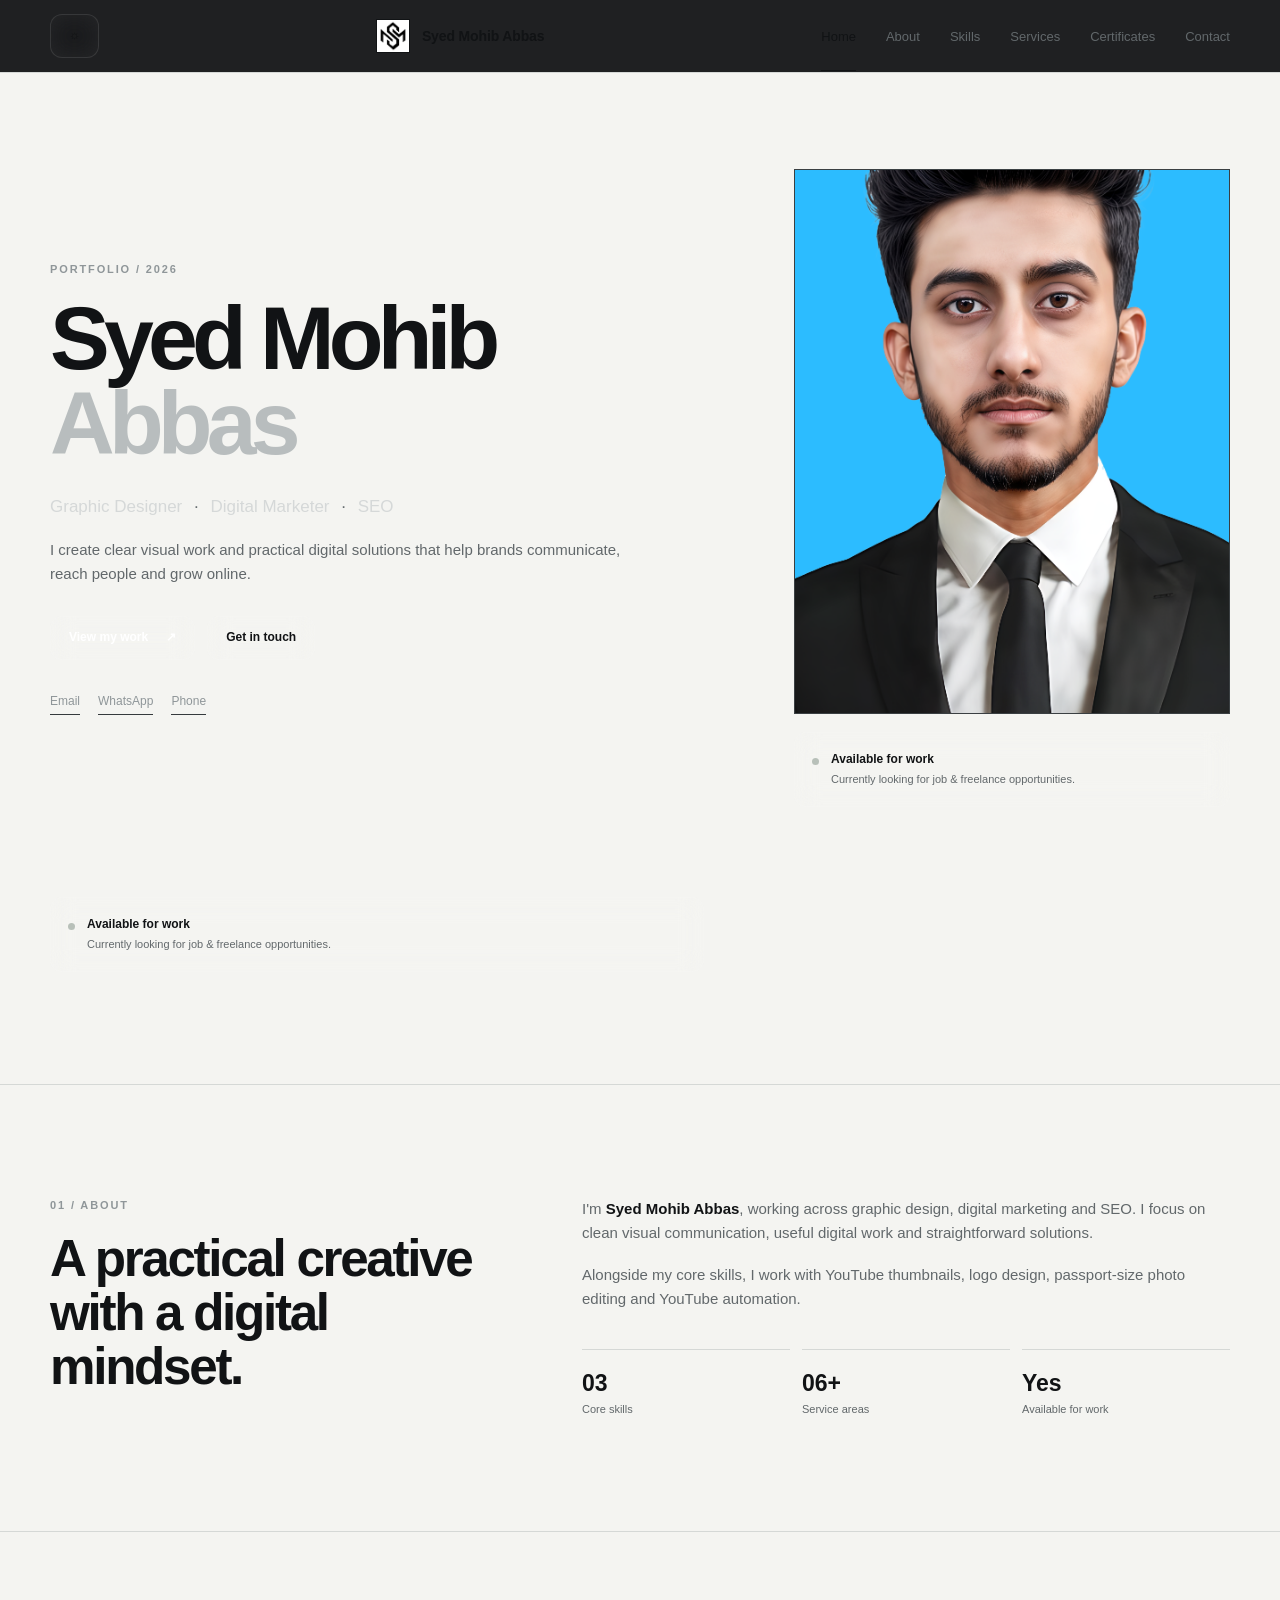
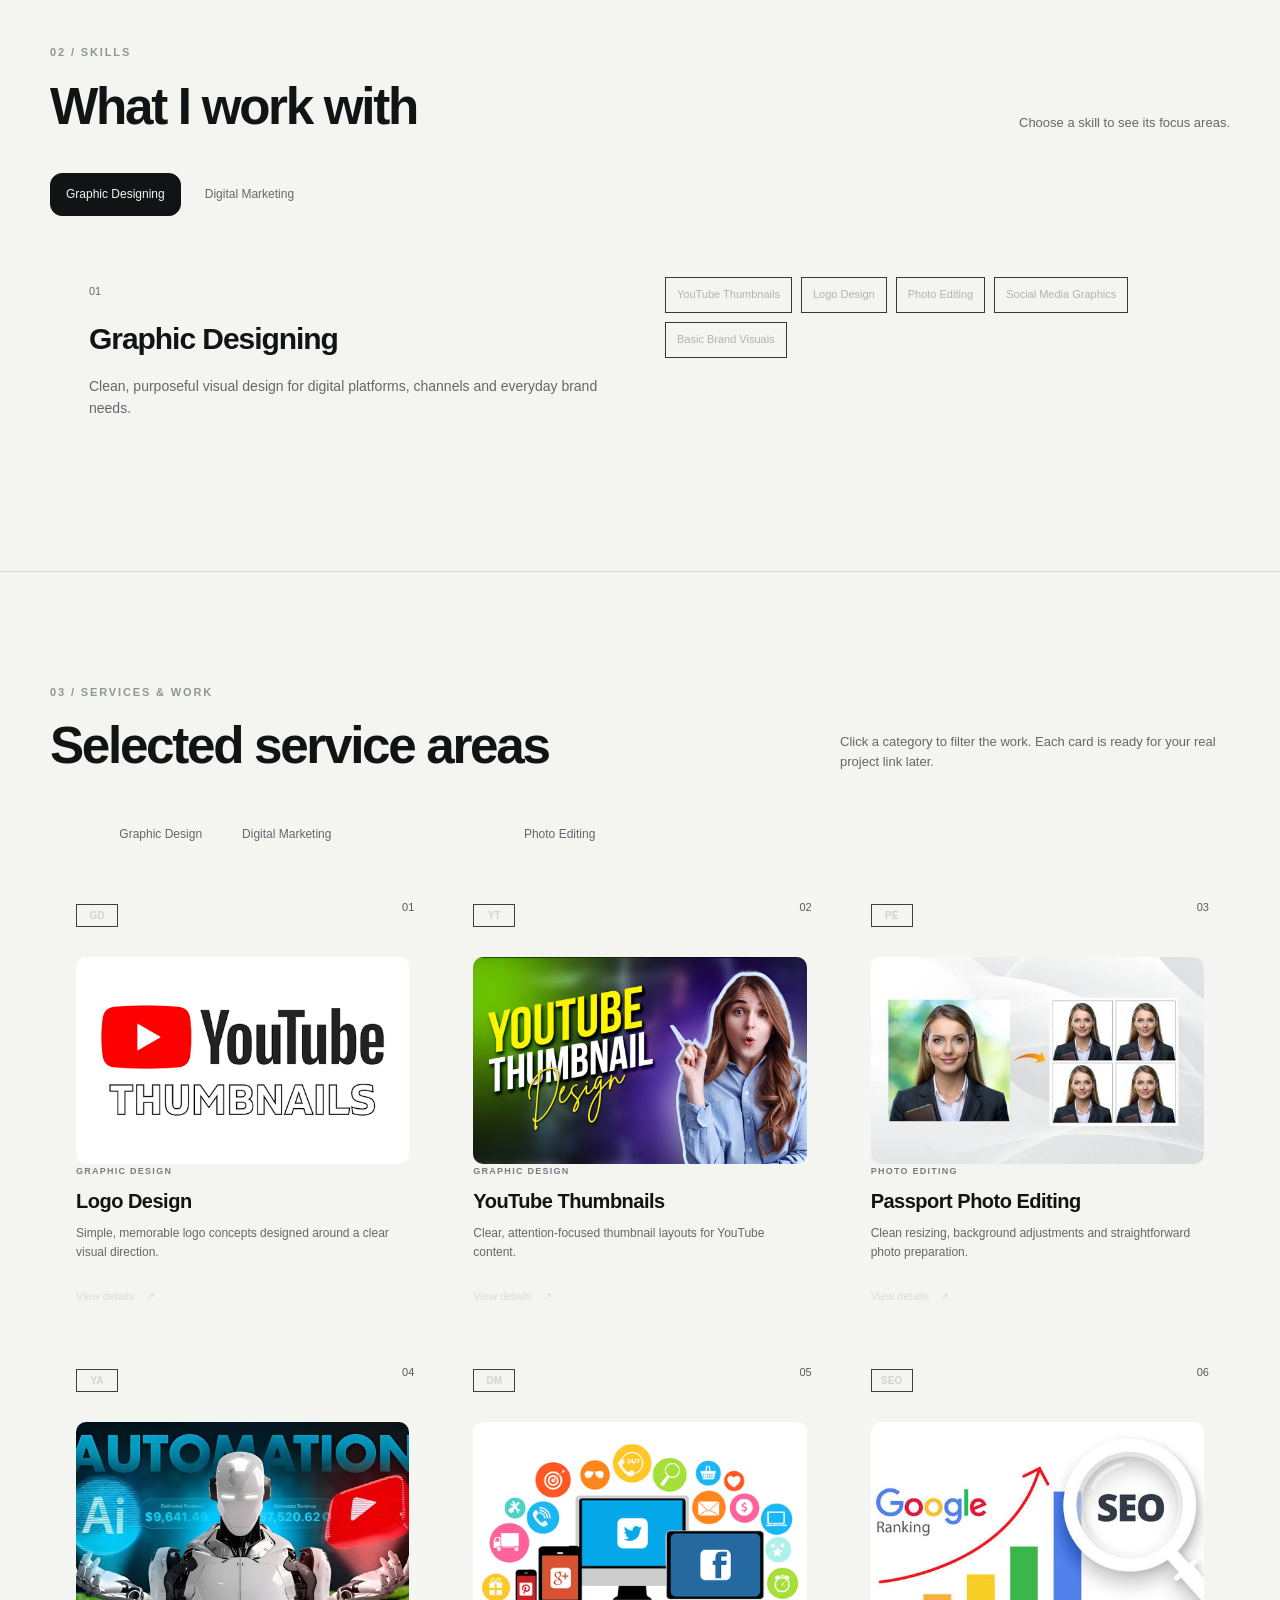
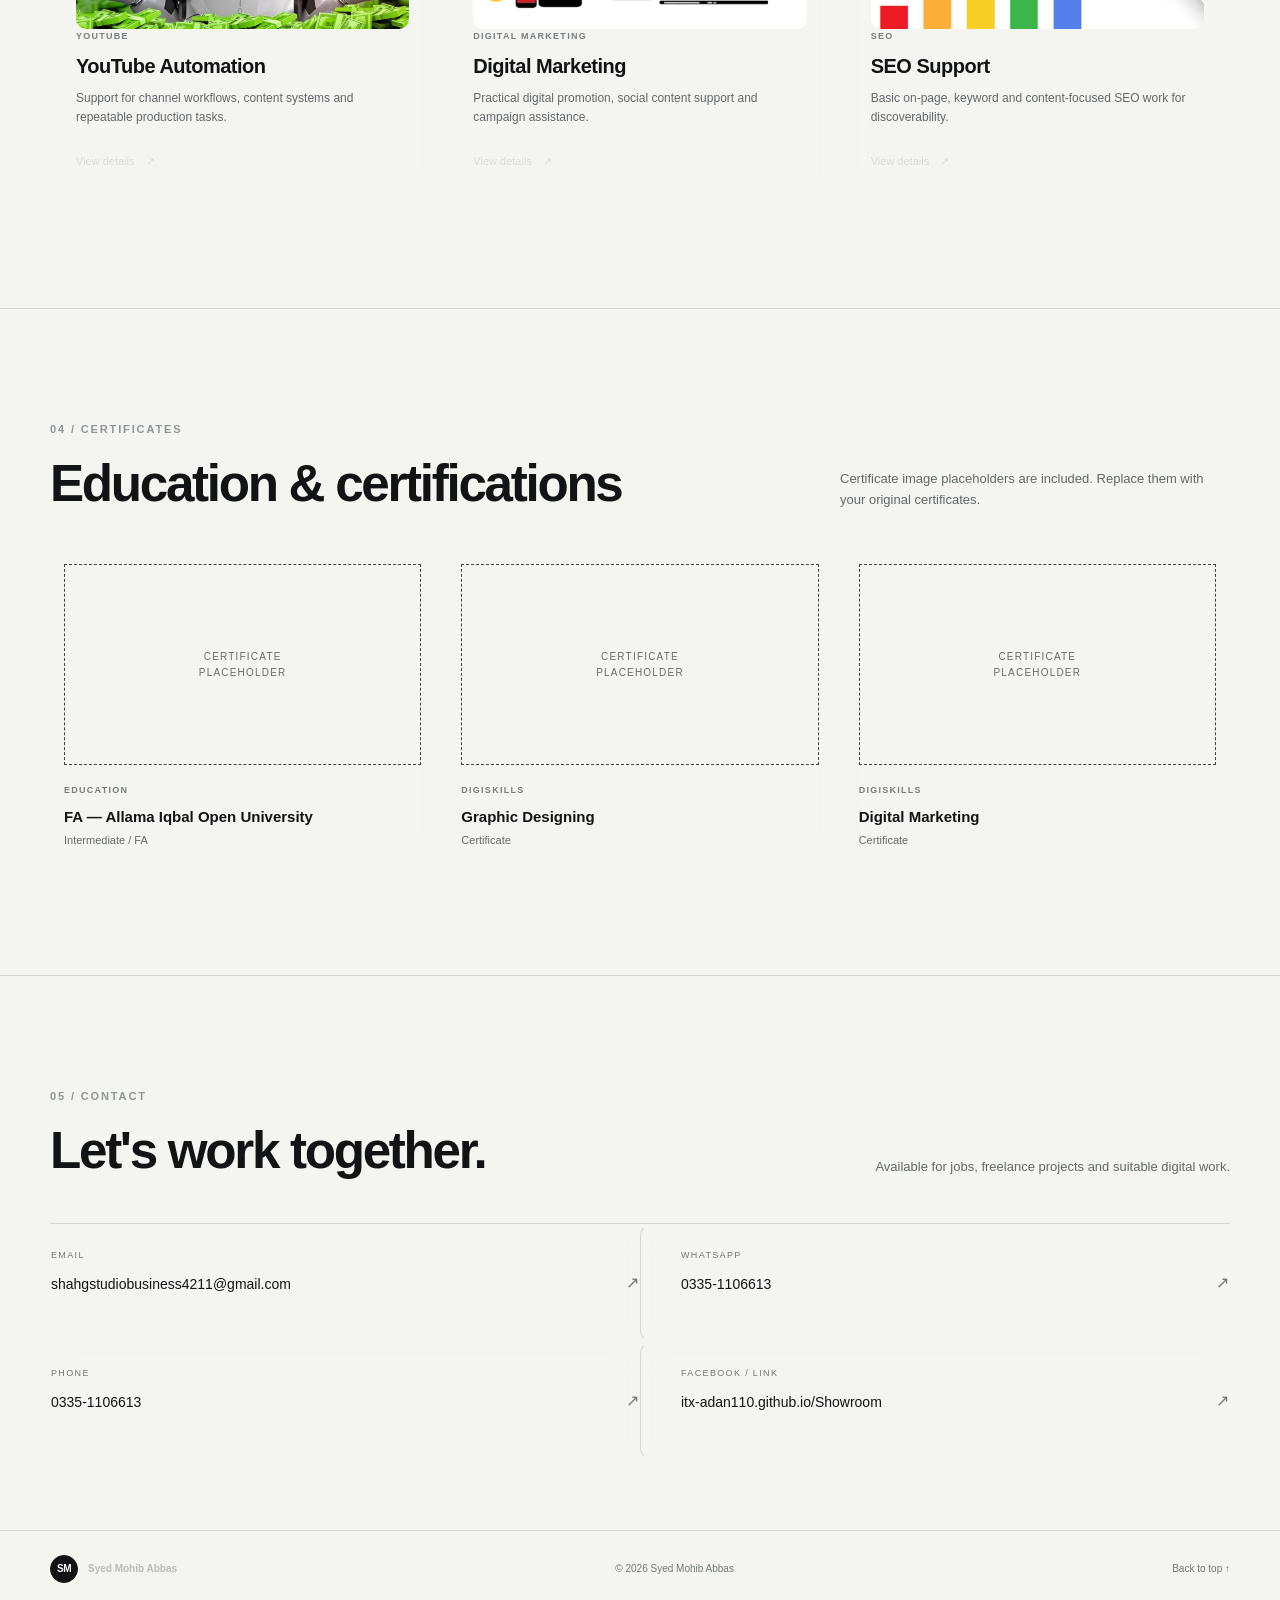
<file: index.html>
<!DOCTYPE html>
<html lang="en">
<head>
  <meta charset="UTF-8">
  <meta name="viewport" content="width=device-width, initial-scale=1.0">
  <meta name="description" content="Portfolio of Syed Mohib Abbas — Graphic Designer, Digital Marketer and SEO specialist.">
  <title>Syed Mohib Abbas — Portfolio</title>
  <link rel="stylesheet" href="style.css">
</head>
<body>
  <header class="site-header" id="top">
    <div class="container nav-wrap">

       

      
  <button class="theme-toggle button button-ghost" type="button"
        aria-label="Switch to light theme" aria-pressed="false" title="Switch theme">
        <span class="theme-icon" aria-hidden="true">☼</span>
      </button>

       <button class="menu-toggle" type="button" aria-label="Open menu" aria-expanded="false">
        <span></span><span></span><span></span>
      </button>
    <a class="brand" href="#home" aria-label="Syed Mohib Abbas home">
        <img src="logo.png" height="18px" width="18px" alt="SM" class="logo-img">
        <span>Syed Mohib Abbas</span>
      </a>

      <button class="menu-toggle" type="button" aria-label="Open menu" aria-expanded="false">
        <span></span><span></span><span></span>
      </button>

      <nav class="nav" aria-label="Primary navigation">
        <a class="nav-link active" href="#home">Home</a>
        <a class="nav-link" href="#about">About</a>
        <a class="nav-link" href="#skills">Skills</a>
        <a class="nav-link" href="#services">Services</a>
        <a class="nav-link" href="#certificates">Certificates</a>
        <a class="nav-link" href="#contact">Contact</a>
      </nav>
    </div>
  </header>

  <main>
    <section class="hero section" id="home">
      <div class="container hero-grid">
        <div class="hero-copy reveal">
          <p class="eyebrow">PORTFOLIO / 2026</p>
          <h1>Syed Mohib<br><span>Abbas</span></h1>
          <p class="hero-role">Graphic Designer <i>·</i> Digital Marketer <i>·</i> SEO</p>
          <p class="hero-text">I create clear visual work and practical digital solutions that help brands communicate, reach people and grow online.</p>

          <div class="hero-actions">
            <a class="button button-solid" href="#services">View my work <span>↗</span></a>
            <a class="button button-ghost" href="#contact">Get in touch</a>
          </div>

          <div class="quick-links" aria-label="Contact shortcuts">
            <a href="mailto:shahgstudiobusiness4211@gmail.com" title="Email">Email</a>
            <a href="https://wa.me/923351106613" target="_blank" rel="noopener" title="WhatsApp">WhatsApp</a>
            <a href="tel:+923351106613" title="Phone">Phone</a>
          </div>
        </div>

        <div class="hero-side reveal">
  <div class="portrait-placeholder">
    <img
      src="Photo 01.png"
      alt="Syed Mohib Abbas"
    >
  </div>

  <div class="availability">
    <span class="status-dot"></span>
    <div>
      <strong>Available for work</strong>
      <span>Currently looking for job & freelance opportunities.</span>
    </div>
  </div>
        </div>
          <div class="availability">
            <span class="status-dot"></span>
            <div>
              <strong>Available for work</strong>
              <span>Currently looking for job & freelance opportunities.</span>
            </div>
          </div>
        </div>
      </div>
    </section>

    <section class="section section-line" id="about">
      <div class="container two-col">
        <div class="section-intro reveal">
          <p class="eyebrow">01 / ABOUT</p>
          <h2>A practical creative<br>with a digital mindset.</h2>
        </div>
        <div class="about-copy reveal">
          <p>I'm <strong>Syed Mohib Abbas</strong>, working across graphic design, digital marketing and SEO. I focus on clean visual communication, useful digital work and straightforward solutions.</p>
          <p>Alongside my core skills, I work with YouTube thumbnails, logo design, passport-size photo editing and YouTube automation.</p>
          <div class="facts">
            <div><strong>03</strong><span>Core skills</span></div>
            <div><strong>06+</strong><span>Service areas</span></div>
            <div><strong>Yes</strong><span>Available for work</span></div>
          </div>
        </div>
      </div>
    </section>

    <section class="section section-line" id="skills">
      <div class="container">
        <div class="section-heading reveal">
          <div>
            <p class="eyebrow">02 / SKILLS</p>
            <h2>What I work with</h2>
          </div>
          <p>Choose a skill to see its focus areas.</p>
        </div>

        <div class="skill-tabs reveal" role="tablist" aria-label="Skills">
          <button class="skill-tab active" data-skill="design" role="tab">Graphic Designing</button>
          <button class="skill-tab" data-skill="marketing" role="tab">Digital Marketing</button>
          <button class="skill-tab" data-skill="seo" role="tab">SEO</button>
        </div>

        <div class="skill-panel reveal" id="skillPanel">
          <div class="skill-panel-main">
            <span class="number">01</span>
            <h3>Graphic Designing</h3>
            <p>Clean, purposeful visual design for digital platforms, channels and everyday brand needs.</p>
          </div>
          <div class="skill-subareas">
            <span>YouTube Thumbnails</span>
            <span>Logo Design</span>
            <span>Photo Editing</span>
            <span>Social Media Graphics</span>
            <span>Basic Brand Visuals</span>
          </div>
        </div>
      </div>
    </section>

    <section class="section section-line" id="services">
      <div class="container">
        <div class="section-heading reveal">
          <div>
            <p class="eyebrow">03 / SERVICES & WORK</p>
            <h2>Selected service areas</h2>
          </div>
          <p>Click a category to filter the work. Each card is ready for your real project link later.</p>
        </div>

        <div class="filter-tabs reveal" role="tablist" aria-label="Service categories">
          <button class="filter active" data-filter="all">All</button>
          <button class="filter" data-filter="design">Graphic Design</button>
          <button class="filter" data-filter="marketing">Digital Marketing</button>
          <button class="filter" data-filter="seo">SEO</button>
          <button class="filter" data-filter="youtube">YouTube</button>
          <button class="filter" data-filter="editing">Photo Editing</button>
        </div>

        <div class="work-grid" id="workGrid">
          <article class="work-card reveal" data-category="design">
            <div class="work-number">01</div>
            <div class="work-icon">GD</div>
            <img src="Thumbnail.png" alt="Logo Design" class="work-image">         
            <p class="card-label">GRAPHIC DESIGN</p>
            <h3>Logo Design</h3>
            <p>Simple, memorable logo concepts designed around a clear visual direction.</p>
            <button class="text-link work-open" data-title="Logo Design" data-detail="Logo concepts, visual direction and brand-ready graphics." data-tags="Branding, Logo, Visual Identity">View details <span>↗</span></button>
          </article>

          <article class="work-card reveal" data-category="design">
            <div class="work-number">02</div>
            <div class="work-icon">YT</div>
            <img src="thumb.jpeg" alt="YouTube Thumbnail" class="work-image">
            <p class="card-label">GRAPHIC DESIGN</p>
            <h3>YouTube Thumbnails</h3>
            <p>Clear, attention-focused thumbnail layouts for YouTube content.</p>
            <button class="text-link work-open" data-title="YouTube Thumbnails" data-detail="Thumbnail design with readable hierarchy, strong composition and platform-focused layouts." data-tags="YouTube, Thumbnails, Design">View details <span>↗</span></button>
          </article>

          <article class="work-card reveal" data-category="editing">
            <div class="work-number">03</div>
            <div class="work-icon">PE</div>
            <img src="passport.jpeg" alt="Passport Photo Editing" class="work-image">
            <p class="card-label">PHOTO EDITING</p>
            <h3>Passport Photo Editing</h3>
            <p>Clean resizing, background adjustments and straightforward photo preparation.</p>
            <button class="text-link work-open" data-title="Passport Photo Editing" data-detail="Passport-size preparation, clean cropping and basic photo corrections." data-tags="Photo Editing, Resize, Cleanup">View details <span>↗</span></button>
          </article>

          <article class="work-card reveal" data-category="youtube">
            <div class="work-number">04</div>
            <div class="work-icon">YA</div>
            <img src="4k.jpeg" alt="YouTube Automation" class="work-image">
            <p class="card-label">YOUTUBE</p>
            <h3>YouTube Automation</h3>
            <p>Support for channel workflows, content systems and repeatable production tasks.</p>
            <button class="text-link work-open" data-title="YouTube Automation" data-detail="Channel workflow support, content planning and repeatable production processes." data-tags="YouTube, Automation, Content">View details <span>↗</span></button>
          </article>

          <article class="work-card reveal" data-category="marketing">
            <div class="work-number">05</div>
            <div class="work-icon">DM</div>
            <img src="digital marketing.png" alt="Digital Marketing" class="work-image">
            <p class="card-label">DIGITAL MARKETING</p>
            <h3>Digital Marketing</h3>
            <p>Practical digital promotion, social content support and campaign assistance.</p>
            <button class="text-link work-open" data-title="Digital Marketing" data-detail="Social media support, campaign basics, content planning and digital promotion." data-tags="Marketing, Social Media, Campaigns">View details <span>↗</span></button>
          </article>

          <article class="work-card reveal" data-category="seo">
            <div class="work-number">06</div>
            <div class="work-icon">SEO</div>
            <img src="SEO.jpeg" alt="=SEO" class="work-image">
            <p class="card-label">SEO</p>
            <h3>SEO Support</h3>
            <p>Basic on-page, keyword and content-focused SEO work for discoverability.</p>
            <button class="text-link work-open" data-title="SEO Support" data-detail="Keyword research, on-page improvements and content-focused SEO support." data-tags="SEO, Keywords, On-page">View details <span>↗</span></button>
          </article>
        </div>
      </div>
    </section>

    <section class="section section-line" id="certificates">
      <div class="container">
        <div class="section-heading reveal">
          <div>
            <p class="eyebrow">04 / CERTIFICATES</p>
            <h2>Education & certifications</h2>
          </div>
          <p>Certificate image placeholders are included. Replace them with your original certificates.</p>
        </div>

        <div class="certificate-grid">
          <article class="certificate reveal">
            <div class="certificate-image">CERTIFICATE<br>PLACEHOLDER</div>
            <div>
              <p class="card-label">EDUCATION</p>
              <h3>FA — Allama Iqbal Open University</h3>
              <p>Intermediate / FA</p>
            </div>
          </article>

          <article class="certificate reveal">
            <div class="certificate-image">CERTIFICATE<br>PLACEHOLDER</div>
            <div>
              <p class="card-label">DIGISKILLS</p>
              <h3>Graphic Designing</h3>
              <p>Certificate</p>
            </div>
          </article>

          <article class="certificate reveal">
            <div class="certificate-image">CERTIFICATE<br>PLACEHOLDER</div>
            <div>
              <p class="card-label">DIGISKILLS</p>
              <h3>Digital Marketing</h3>
              <p>Certificate</p>
            </div>
          </article>
        </div>
      </div>
    </section>

    <section class="section section-line contact-section" id="contact">
      <div class="container">
        <div class="contact-top reveal">
          <div>
            <p class="eyebrow">05 / CONTACT</p>
            <h2>Let's work together.</h2>
          </div>
          <p>Available for jobs, freelance projects and suitable digital work.</p>
        </div>

        <div class="contact-grid">
          <a class="contact-item reveal" href="mailto:shahgstudiobusiness4211@gmail.com">
            <span class="contact-label">EMAIL</span>
            <strong>shahgstudiobusiness4211@gmail.com</strong>
            <span class="contact-arrow">↗</span>
          </a>
          <a class="contact-item reveal" href="https://wa.me/923351106613" target="_blank" rel="noopener">
            <span class="contact-label">WHATSAPP</span>
            <strong>0335-1106613</strong>
            <span class="contact-arrow">↗</span>
          </a>
          <a class="contact-item reveal" href="tel:+923351106613">
            <span class="contact-label">PHONE</span>
            <strong>0335-1106613</strong>
            <span class="contact-arrow">↗</span>
          </a>
          <a class="contact-item reveal" href="https://itx-adan110.github.io/Showroom" target="_blank" rel="noopener">
            <span class="contact-label">FACEBOOK / LINK</span>
            <strong>itx-adan110.github.io/Showroom</strong>
            <span class="contact-arrow">↗</span>
          </a>
        </div>
      </div>
    </section>
  </main>

  <footer class="footer">
    <div class="container footer-inner">
      <div><span class="brand-mark">SM</span> <strong>Syed Mohib Abbas</strong></div>
      <span>© <span id="year"></span> Syed Mohib Abbas</span>
      <a href="#top">Back to top ↑</a>
    </div>
  </footer>

  <div class="modal" id="workModal" aria-hidden="true">
    <div class="modal-backdrop" data-close-modal></div>
    <div class="modal-card" role="dialog" aria-modal="true" aria-labelledby="modalTitle">
      <button class="modal-close" type="button" data-close-modal aria-label="Close">×</button>
      <p class="eyebrow">SERVICE DETAIL</p>
      <h2 id="modalTitle">Service</h2>
      <p id="modalDetail"></p>
      <div class="modal-tags" id="modalTags"></div>
      <a class="button button-solid" href="#contact" data-close-modal>Discuss this service <span>↗</span></a>
    </div>
  </div>

  <script src="script.js"></script>
</body>
</html>
</file>
<file: style.css>
/* ===== THEME SYSTEM ===== */
:root {
  color-scheme: dark;
  --logo-bg: #f0f1ef;
  --logo-text: #111315;
}

html[data-theme="light"] {
  color-scheme: light;
  --bg: #f5f5f2;
  --surface: #ffffff;
  --surface-2: #ececea;
  --text: #111315;
  --muted: #62686b;
  --soft: #3f4446;
  --line: #d7d9d8;
  --accent: #111315;
  --accent-dark: #f5f5f2;
  --logo-bg: #111315;
  --logo-text: #f0f1ef;
}

/* Theme-aware fixed backgrounds */
html[data-theme="light"] .site-header {
  background: rgba(245,245,242,.94);
}
html[data-theme="light"] .portrait-placeholder,
html[data-theme="light"] .nav,
html[data-theme="light"] .modal-card {
  background: var(--surface);
}
html[data-theme="light"] .work-card:hover {
  background: var(--surface-2);
}

/* Compact MS logo with automatic contrast */
.brand-mark {
  width: 34px;
  height: 34px;
  display: inline-grid;
  place-items: center;
  background: var(--logo-bg);
  color: var(--logo-text);
  border-color: var(--logo-bg);
  border-radius: 4px;
  font-size: 10px;
  font-weight: 800;
  letter-spacing: -.05em;
}

/* Consistent 16:9 service/work images */
.work-card-image,
.work-card-image img,
.work-card > img {
  aspect-ratio: 16 / 9;
}
.work-card-image {
  width: 100%;
  overflow: hidden;
}
.work-card-image img,
.work-card > img {
  width: 100%;
  height: 100%;
  display: block;
  object-fit: cover;
  object-position: center;
}

:root {
  --bg: #111315;
  --surface: #17191c;
  --surface-2: #1c1f22;
  --text: #f0f1ef;
  --muted: #9da2a5;
  --soft: #c5c9ca;
  --line: #2b2f32;
  --accent: #d9ddda;
  --accent-dark: #111315;
  --max: 1180px;
  --ease: cubic-bezier(.2,.75,.2,1);
}

* { box-sizing: border-box; margin: 0; padding: 0; }

html { scroll-behavior: smooth; }

body {
  background: var(--bg);
  color: var(--text);
  font-family: Inter, "Segoe UI", Roboto, Helvetica, Arial, sans-serif;
  line-height: 1.6;
  -webkit-font-smoothing: antialiased;
}

body.modal-open { overflow: hidden; }

a { color: inherit; text-decoration: none; }

button { font: inherit; }

.container { width: min(var(--max), calc(100% - 48px)); margin-inline: auto; }

.section { padding: 112px 0; scroll-margin-top: 76px; }
.section-line { border-top: 1px solid var(--line); }

.site-header {
  position: sticky;
  top: 0;
  z-index: 50;
  background: rgba(17,19,21,.94);
  border-bottom: 1px solid var(--line);
  backdrop-filter: blur(10px);
}

.nav-wrap {
  min-height: 72px;
  display: flex;
  align-items: center;
  justify-content: space-between;
  gap: 30px;
}

.brand { display: flex; align-items: center; gap: 12px; font-size: 14px; font-weight: 650; letter-spacing: -.01em; }
.brand-mark {
  display: inline-grid;
  place-items: center;
  width: 34px; height: 34px;
  border: 1px solid #555b5f;
  font-size: 11px;
  letter-spacing: -.04em;
}

.nav { display: flex; gap: 30px; }
.nav-link {
  position: relative;
  color: var(--muted);
  font-size: 13px;
  padding: 25px 0 23px;
  transition: color .25s ease;
}
.nav-link:hover, .nav-link.active { color: var(--text); }
.nav-link.active::after {
  content: "";
  position: absolute;
  left: 0; right: 0; bottom: -1px;
  height: 1px;
  background: var(--text);
}

.menu-toggle { display: none; background: none; border: 0; color: var(--text); }
.menu-toggle span { display: block; width: 24px; height: 1px; background: var(--text); margin: 5px; }

.hero { padding-top: 96px; min-height: calc(100vh - 72px); display: flex; align-items: center; }
.hero-grid { display: grid; grid-template-columns: 1.2fr .8fr; gap: 90px; align-items: center; }
.eyebrow { color: #8f9699; font-size: 11px; letter-spacing: .17em; font-weight: 700; margin-bottom: 18px; }
.hero h1 { font-size: clamp(52px, 7vw, 92px); line-height: .94; letter-spacing: -.065em; font-weight: 650; }
.hero h1 span { color: #b8bdbe; }
.hero-role { margin-top: 28px; color: #d5d8d8; font-size: 17px; }
.hero-role i { color: #666d70; font-style: normal; padding: 0 7px; }
.hero-text { max-width: 610px; color: var(--muted); margin-top: 18px; font-size: 15px; }

.hero-actions { display: flex; gap: 12px; margin-top: 30px; flex-wrap: wrap; }
.button {
  display: inline-flex; align-items: center; justify-content: center; gap: 18px;
  min-height: 44px; padding: 0 18px;
  border: 1px solid #3a3f42;
  font-size: 12px; font-weight: 650;
  transition: transform .25s var(--ease), background .25s ease, color .25s ease, border-color .25s ease;
}
.button:hover { transform: translateY(-2px); }
.button-solid { background: var(--accent); color: var(--accent-dark); border-color: var(--accent); }
.button-ghost { color: var(--text); }
.button-ghost:hover { background: var(--surface-2); }

.quick-links { display: flex; gap: 18px; margin-top: 32px; }
.quick-links a { color: #8f9699; font-size: 12px; border-bottom: 1px solid #353a3d; padding-bottom: 3px; }
.quick-links a:hover { color: var(--text); border-color: var(--text); }

.hero-side { display: grid; gap: 18px; }
.portrait-placeholder {
  aspect-ratio: 4/5;
  border: 1px solid #3a3f42;
  background: #181a1c;
  display: flex; flex-direction: column; align-items: center; justify-content: center;
  color: #777e81; text-align: center; letter-spacing: .15em; font-size: 11px;
}
.portrait-placeholder small { margin-top: 9px; color: #555c60; letter-spacing: 0; font-size: 10px; }
.availability { display: flex; gap: 12px; padding: 17px; border: 1px solid var(--line); background: var(--surface); }
.status-dot { width: 7px; height: 7px; background: #b8c0b9; border-radius: 50%; margin-top: 8px; flex: 0 0 auto; }
.availability strong, .availability span { display: block; }
.availability strong { font-size: 12px; }
.availability div span { color: var(--muted); font-size: 11px; margin-top: 2px; }
.portrait-placeholder {
  overflow: hidden;
  position: relative;
}

.portrait-placeholder img {
  width: 100%;
  height: 100%;
  display: block;
  object-fit: cover;
  object-position: center;
  }

.two-col { display: grid; grid-template-columns: .8fr 1.2fr; gap: 100px; }
.section-intro h2, .section-heading h2, .contact-top h2 { font-size: clamp(34px, 4vw, 52px); line-height: 1.05; letter-spacing: -.045em; font-weight: 600; }
.about-copy { max-width: 650px; color: var(--muted); font-size: 15px; }
.about-copy p + p { margin-top: 18px; }
.about-copy strong { color: var(--text); }
.facts { display: grid; grid-template-columns: repeat(3,1fr); gap: 12px; margin-top: 38px; }
.facts div { border-top: 1px solid var(--line); padding-top: 15px; }
.facts strong, .facts span { display: block; }
.facts strong { font-size: 23px; color: var(--text); }
.facts span { font-size: 11px; color: var(--muted); }

.section-heading { display: flex; align-items: end; justify-content: space-between; gap: 40px; margin-bottom: 40px; }
.section-heading > p { max-width: 390px; color: var(--muted); font-size: 13px; }

.skill-tabs, .filter-tabs { display: flex; flex-wrap: wrap; gap: 8px; margin-bottom: 22px; }
.skill-tab, .filter {
  border: 1px solid var(--line); background: transparent; color: var(--muted);
  padding: 11px 15px; cursor: pointer; font-size: 12px;
  transition: .25s ease;
}
.skill-tab:hover, .filter:hover, .skill-tab.active, .filter.active { color: var(--bg); background: var(--text); border-color: var(--text); }

.skill-panel {
  display: grid; grid-template-columns: 1fr 1fr; gap: 50px;
  padding: 38px; border: 1px solid var(--line); background: var(--surface);
  transition: opacity .2s ease, transform .2s ease;
}
.skill-panel-main .number { color: #656c6f; font-size: 11px; }
.skill-panel-main h3 { font-size: 30px; letter-spacing: -.035em; margin: 12px 0; }
.skill-panel-main p { color: var(--muted); max-width: 530px; font-size: 14px; }
.skill-subareas { display: flex; flex-wrap: wrap; align-content: start; gap: 9px; }
.skill-subareas span, .modal-tags span {
  border: 1px solid #34393c; padding: 8px 11px; color: #aeb3b5; font-size: 11px;
}

.work-grid { display: grid; grid-template-columns: repeat(3,1fr); gap: 12px; }
.work-card {
  position: relative; min-height: 285px; padding: 25px;
  border: 1px solid var(--line); background: var(--surface);
  display: flex; flex-direction: column;
  transition: transform .3s var(--ease), border-color .3s ease, background .3s ease;
}
.work-card:hover { transform: translateY(-5px); border-color: #484e51; background: #191c1f; }
.work-number { position: absolute; top: 20px; right: 20px; color: #555b5e; font-size: 11px; }
.work-icon { width: 42px; height: 42px; border: 1px solid #3b4043; display: grid; place-items: center; font-size: 10px; font-weight: 700; color: #d0d4d4; margin-bottom: 30px; }
.card-label { color: #777e81; font-size: 9px; letter-spacing: .14em; font-weight: 700; }
.work-card h3 { font-size: 20px; letter-spacing: -.025em; margin: 7px 0; }
.work-card > p:not(.card-label) { color: var(--muted); font-size: 12px; }
.text-link { border: 0; background: none; color: #d9dcdb; cursor: pointer; text-align: left; margin-top: auto; padding-top: 25px; font-size: 11px; }
.text-link span { margin-left: 8px; }

.certificate-grid { display: grid; grid-template-columns: repeat(3,1fr); gap: 12px; }
.certificate { border: 1px solid var(--line); background: var(--surface); padding: 13px; }
.certificate-image {
  aspect-ratio: 16/9; border: 1px dashed #41474a; display: grid; place-items: center;
  text-align: center; color: #656c6f; font-size: 10px; letter-spacing: .12em; margin-bottom: 18px;
}
.certificate h3 { font-size: 15px; margin: 7px 0 3px; }
.certificate > div:last-child > p:last-child { color: var(--muted); font-size: 11px; }

.contact-section { padding-bottom: 70px; }
.contact-top { display: flex; align-items: end; justify-content: space-between; gap: 40px; margin-bottom: 45px; }
.contact-top > p { color: var(--muted); font-size: 13px; max-width: 360px; }
.contact-grid { display: grid; grid-template-columns: repeat(2,1fr); border-top: 1px solid var(--line); }
.contact-item { min-height: 118px; padding: 23px 0; border-bottom: 1px solid var(--line); position: relative; transition: padding .3s var(--ease); }
.contact-item:nth-child(odd) { padding-right: 40px; }
.contact-item:nth-child(even) { padding-left: 40px; border-left: 1px solid var(--line); }
.contact-item:hover { padding-left: 12px; }
.contact-item:nth-child(even):hover { padding-left: 52px; }
.contact-label { display: block; color: #6f7679; font-size: 9px; letter-spacing: .15em; margin-bottom: 9px; }
.contact-item strong { font-size: 14px; font-weight: 500; overflow-wrap: anywhere; }
.contact-arrow { position: absolute; right: 0; top: 50%; transform: translateY(-50%); color: #6f7679; }
.contact-item:nth-child(even) .contact-arrow { right: 0; }

.footer { border-top: 1px solid var(--line); }
.footer-inner { min-height: 76px; display: flex; align-items: center; justify-content: space-between; gap: 20px; color: #70777a; font-size: 10px; }
.footer-inner > div { display: flex; align-items: center; gap: 10px; color: #b9bdbd; }
.footer .brand-mark { width: 28px; height: 28px; font-size: 9px; }
.footer a:hover { color: var(--text); }

.modal { position: fixed; inset: 0; z-index: 100; display: none; align-items: center; justify-content: center; padding: 20px; }
.modal.open { display: flex; }
.modal-backdrop { position: absolute; inset: 0; background: rgba(0,0,0,.72); }
.modal-card { position: relative; width: min(560px,100%); background: #17191c; border: 1px solid #3a3f42; padding: 38px; box-shadow: 0 25px 80px rgba(0,0,0,.45); }
.modal-close { position: absolute; right: 16px; top: 12px; background: none; border: 0; color: #969c9e; font-size: 28px; cursor: pointer; }
.modal-card h2 { font-size: 35px; letter-spacing: -.04em; margin-bottom: 14px; }
.modal-card > p:not(.eyebrow) { color: var(--muted); font-size: 14px; }
.modal-tags { display: flex; flex-wrap: wrap; gap: 7px; margin: 22px 0 28px; }

.reveal { opacity: 0; transform: translateY(18px); transition: opacity .7s var(--ease), transform .7s var(--ease); }
.reveal.visible { opacity: 1; transform: translateY(0); }

@media (max-width: 900px) {
  .hero-grid, .two-col { grid-template-columns: 1fr; gap: 50px; }
  .hero { min-height: auto; padding-top: 80px; }
  .hero-side { max-width: 480px; }
  .work-grid, .certificate-grid { grid-template-columns: repeat(2,1fr); }
  .section-heading, .contact-top { align-items: start; flex-direction: column; }
  .skill-panel { grid-template-columns: 1fr; }
}

@media (max-width: 680px) {
  .container { width: min(var(--max), calc(100% - 30px)); }
  .section { padding: 80px 0; }
  .nav { display: none; position: absolute; left: 15px; right: 15px; top: 65px; background: #151719; border: 1px solid var(--line); padding: 8px; flex-direction: column; gap: 0; }
  .nav.open { display: flex; }
  .nav-link { padding: 12px; }
  .nav-link.active::after { display: none; }
  .menu-toggle { display: block; }
  .hero h1 { font-size: 54px; }
  .work-grid, .certificate-grid, .contact-grid { grid-template-columns: 1fr; }
  .contact-item:nth-child(even) { border-left: 0; padding-left: 0; }
  .contact-item:nth-child(odd) { padding-right: 30px; }
  .contact-item:nth-child(even):hover { padding-left: 10px; }
  .facts { grid-template-columns: 1fr; }
  .footer-inner { padding: 18px 0; flex-wrap: wrap; }
}





.work-card-image {
    width: 100%;
    aspect-ratio: 16 / 9;
    overflow: hidden;
    border-radius: inherit;
}

.work-card-image img {
    width: 100%;
    height: 100%;
    display: block;
    object-fit: cover;
    object-position: center;
}
.logo-img img{
      width: 10%;
    height: 10%;
}






.work-card img {
    width: 100%;
    aspect-ratio: 16 / 9;
    height: auto;
    display: block;
    object-fit: cover;
}

/* =========================================================
   FINAL IMAGE / LOGO CONSISTENCY
   ========================================================= */

/* Small MS logo / brand icon */
.logo-img {
  width: 34px;
  height: 34px;
  min-width: 34px;
  display: inline-grid;
  place-items: center;
  overflow: hidden;
  border: 1px solid var(--logo-border, #555b5f);
  background: var(--logo-bg, #111315);
  color: var(--logo-text, #f0f1ef);
  transition: background .25s ease, color .25s ease, border-color .25s ease;
}

.logo-img img {
  width: 100%;
  height: 100%;
  display: block;
  object-fit: contain;
  object-position: center;
}

/* If the MS logo is text inside .logo-img, keep it icon-sized */
.logo-img,
.logo-img span {
  font-size: 10px;
  font-weight: 700;
  letter-spacing: -.04em;
}

/* Service/work images: force every image into the same 16:9 frame */
.work-card-image,
.work-card > img {
  width: 100%;
  aspect-ratio: 16 / 9;
  height: auto;
  min-height: 0;
  overflow: hidden;
  display: block;
}

.work-card-image img,
.work-card > img {
  width: 100%;
  height: 100%;
  min-height: 0;
  display: block;
  object-fit: cover;
  object-position: center;
}

/* =========================================================
   LIGHT / DARK THEME SUPPORT
   Add data-theme="light" or data-theme="dark" to <html>.
   ========================================================= */

html[data-theme="light"] {
  --bg: #f4f4f1;
  --surface: #ffffff;
  --surface-2: #eceeeb;
  --text: #111315;
  --muted: #62686b;
  --soft: #454a4d;
  --line: #d5d8d6;
  --accent: #111315;
  --accent-dark: #ffffff;
  --logo-bg: #111315;
  --logo-text: #ffffff;
  --logo-border: #111315;
}

html[data-theme="dark"] {
  --bg: #111315;
  --surface: #17191c;
  --surface-2: #1c1f22;
  --text: #f0f1ef;
  --muted: #9da2a5;
  --soft: #c5c9ca;
  --line: #2b2f32;
  --accent: #d9ddda;
  --accent-dark: #111315;
  --logo-bg: #f0f1ef;
  --logo-text: #111315;
  --logo-border: #f0f1ef;
}

/* Automatic fallback when no manual theme has been selected */
@media (prefers-color-scheme: light) {
  html:not([data-theme]) {
    --bg: #f4f4f1;
    --surface: #ffffff;
    --surface-2: #eceeeb;
    --text: #111315;
    --muted: #62686b;
    --soft: #454a4d;
    --line: #d5d8d6;
    --accent: #111315;
    --accent-dark: #ffffff;
    --logo-bg: #111315;
    --logo-text: #ffffff;
    --logo-border: #111315;
  }
}


/* ===== FINAL OVERRIDES ===== */
.brand-mark {
  width: 34px !important;
  height: 34px !important;
  background: var(--logo-bg) !important;
  color: var(--logo-text) !important;
  border-color: var(--logo-bg) !important;
  font-size: 10px !important;
  font-weight: 800;
  border-radius: 4px;
}

.work-card-image {
  width: 100% !important;
  aspect-ratio: 16 / 9 !important;
  height: auto !important;
  overflow: hidden;
}
.work-card-image img,
.work-card > img {
  width: 100% !important;
  height: 100% !important;
  aspect-ratio: 16 / 9 !important;
  object-fit: cover !important;
  object-position: center !important;
}


/* ===== PROFESSIONAL GLASS UI ===== */
/* Restrained glass effect: subtle, not neon/AI-looking */
.button,
.skill-tab,
.filter,
.work-card,
.certificate,
.skill-panel,
.availability,
.contact-item,
.modal-card {
  background: rgba(255, 255, 255, 0.035);
  border: 1px solid rgba(255, 255, 255, 0.10);
  backdrop-filter: blur(12px);
  -webkit-backdrop-filter: blur(12px);
  transition:
    transform .25s var(--ease),
    background .25s ease,
    border-color .25s ease,
    box-shadow .25s ease,
    color .25s ease;
}

/* Light theme glass */
html[data-theme="light"] .button,
html[data-theme="light"] .skill-tab,
html[data-theme="light"] .filter,
html[data-theme="light"] .work-card,
html[data-theme="light"] .certificate,
html[data-theme="light"] .skill-panel,
html[data-theme="light"] .availability,
html[data-theme="light"] .contact-item,
html[data-theme="light"] .modal-card {
  background: rgba(255, 255, 255, 0.68);
  border-color: rgba(17, 19, 21, 0.10);
}

/* Professional medium-rounded corners — not pill/oval */
.button,
.skill-tab,
.filter,
.work-card,
.certificate,
.skill-panel,
.availability,
.contact-item,
.modal-card,
.work-card-image {
  border-radius: 12px;
}

/* Click/tap feedback */
.button:active,
.skill-tab:active,
.filter:active,
.text-link:active,
.menu-toggle:active {
  transform: scale(.96);
}

.work-card:active,
.certificate:active {
  transform: translateY(-2px) scale(.985);
}

.button:focus-visible,
.skill-tab:focus-visible,
.filter:focus-visible,
.text-link:focus-visible,
.menu-toggle:focus-visible {
  outline: 2px solid currentColor;
  outline-offset: 3px;
}

/* Refined hover states */
.button:hover,
.skill-tab:hover,
.filter:hover {
  border-color: rgba(255,255,255,.22);
}

html[data-theme="light"] .button:hover,
html[data-theme="light"] .skill-tab:hover,
html[data-theme="light"] .filter:hover {
  border-color: rgba(17,19,21,.20);
}

.work-card:hover {
  transform: translateY(-5px);
  border-color: rgba(255,255,255,.18);
  box-shadow: 0 12px 30px rgba(0,0,0,.12);
}

html[data-theme="light"] .work-card:hover {
  border-color: rgba(17,19,21,.16);
  box-shadow: 0 12px 30px rgba(0,0,0,.08);
}

/* Circular icon-style MS logo */
.brand-mark {
  width: 34px !important;
  height: 34px !important;
  min-width: 34px;
  border-radius: 50% !important;
  background: var(--logo-bg) !important;
  color: var(--logo-text) !important;
  border: 1px solid var(--logo-bg) !important;
  display: inline-grid;
  place-items: center;
  font-size: 10px !important;
  font-weight: 800;
  letter-spacing: -.05em;
}

/* Keep footer logo compact */
.footer .brand-mark {
  width: 28px !important;
  height: 28px !important;
  min-width: 28px;
}

/* Keep image corners consistent */
.work-card-image,
.work-card-image img,
.work-card > img {
  border-radius: 10px;
}

/* Avoid excessive animation for accessibility */
@media (prefers-reduced-motion: reduce) {
  .button,
  .skill-tab,
  .filter,
  .work-card,
  .certificate {
    transition: none;
  }
}
</file>
